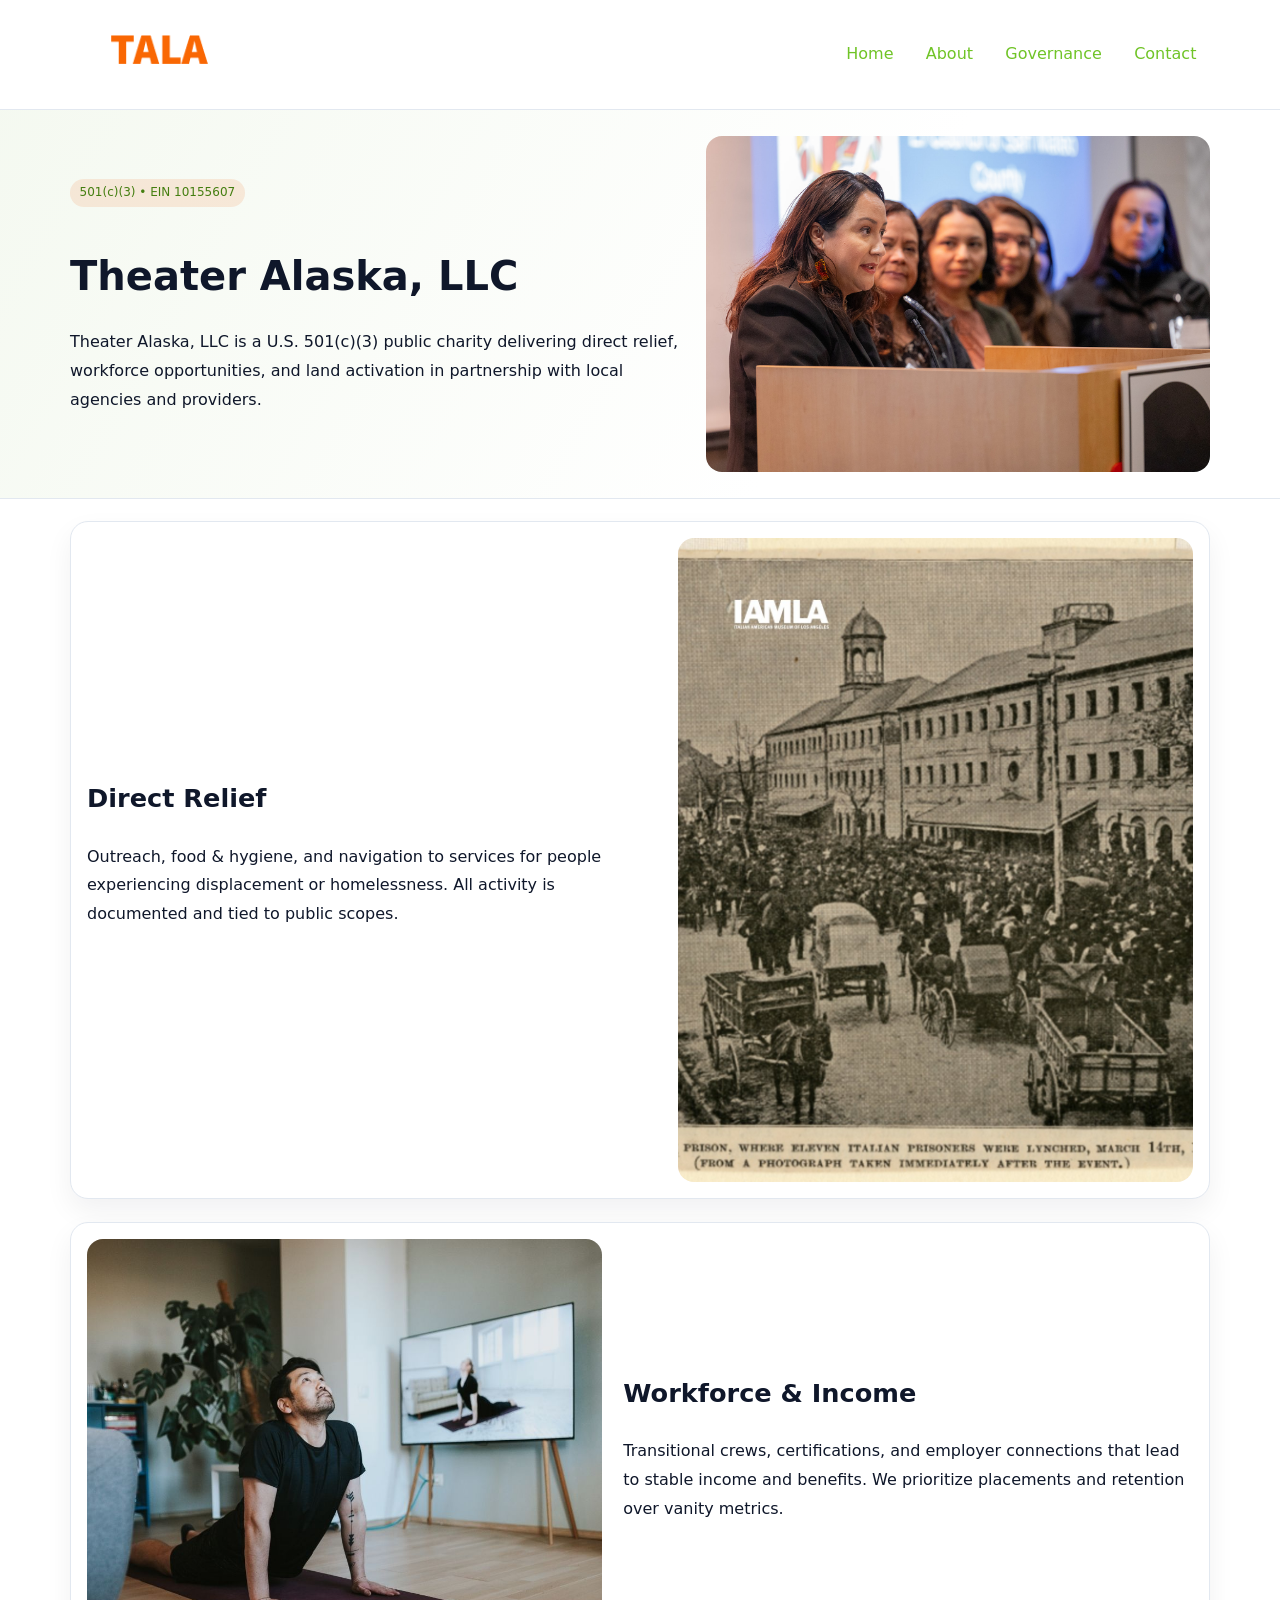
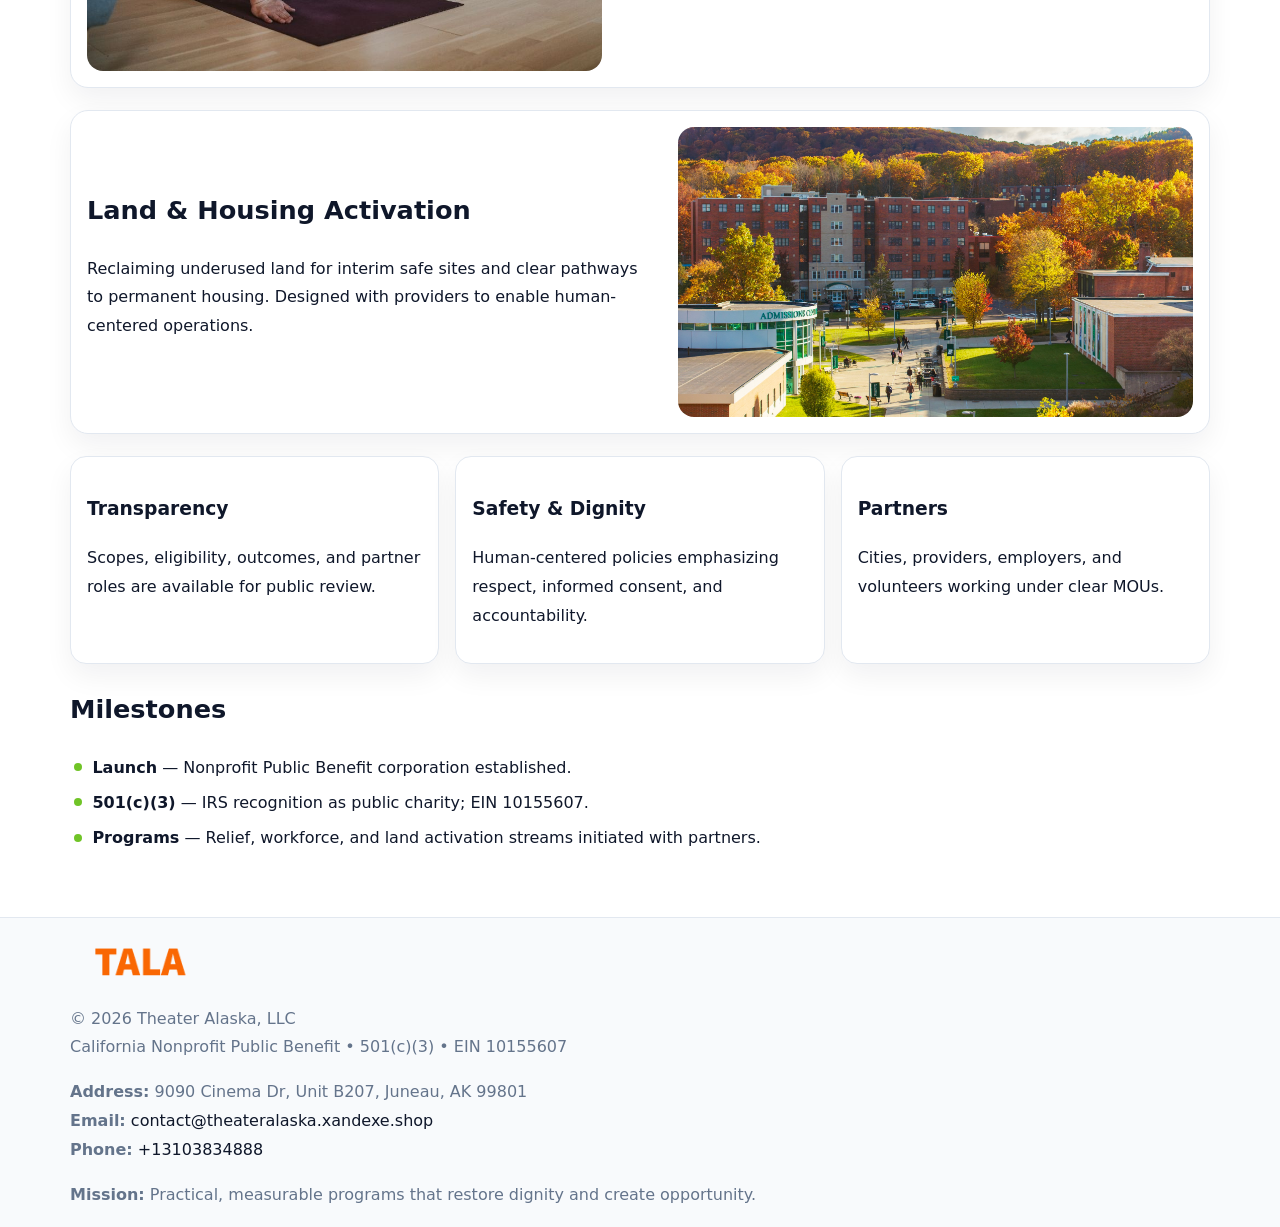
<file: index.html>
<!doctype html><html lang="en"><head>
<meta charset="utf-8">
<meta name="viewport" content="width=device-width,initial-scale=1">
<title>Theater Alaska, LLC – Nonprofit • 2025</title>
<link rel="stylesheet" href="assets/styles.css">
<link rel="icon" href="images/logo.png">
<meta name="data-ein" content="10155607">
<meta name="data-name" content="Theater Alaska, LLC">
<meta name="data-email" content="contact@theateralaska.xandexe.shop">
<meta name="data-phone" content="+13103834888">
<meta name="data-address" content="9090 Cinema Dr, Unit B207,
Juneau, AK 99801">
<meta name="data-map" content="9090+Cinema+Dr,+Unit+B207,+Juneau,+AK+99801">
  <meta name="description" content="We are a 501(c)(3) organization advancing community services, education, and direct relief through transparent programs, local partnerships, and measurable outcomes.">
<meta name="facebook-domain-verification" content="4so4rlxl403hw42o1ctxle885y1v06" />
</head><body>
<div style="position:absolute;left:-9999px;top:-9999px;opacity:0" data-uniq="{{UNIQUE_BLOB}}">
  <span>We are a 501(c)(3) organization advancing community services, education, and direct relief through transparent programs, local partnerships, and measurable outcomes.</span><svg width="12" height="12" viewBox="0 0 12 12" xmlns="http://www.w3.org/2000/svg"><circle cx="6" cy="6" r="5" fill="#2563eb"/></svg><img src="images/about.jpg" width="1" height="1" alt="" loading="lazy"/>
</div>

<header>
  <div class="cc3773009c6">
    <a href="index.html"><img src="images/logo.png" alt="Theater Alaska, LLC" style="width:150px"></a>
    <nav>
      <a class="active" href="index.html">Home</a>
      <a href="about.html">About</a>
      <a href="governance.html">Governance</a>
      <a href="contact.html">Contact</a>
    </nav>
  </div>
</header>

<section class="cf343bbae72">
  <div class="c2e1c87624e">
    <div>
      <span class="c0a656e5074">501(c)(3) • EIN 10155607</span>
      <h1>Theater Alaska, LLC</h1>
      <p class="c5174d143c1">Theater Alaska, LLC is a U.S. 501(c)(3) public charity delivering direct relief, workforce opportunities, and land activation in partnership with local agencies and providers.</p>
    </div>
    <img src="images/hero.jpg" alt="Community work">
  </div>
</section>

<main class="main-wrap">
  <section class="section zigzag">
    <div>
      <h2>Direct Relief</h2>
      <p>Outreach, food & hygiene, and navigation to services for people experiencing displacement or homelessness. All activity is documented and tied to public scopes.</p>
    </div>
    <img src="images/relief.jpg" alt="Relief program">
  </section>

  <section class="section zigzag reverse">
    <img src="images/jobs.jpg" alt="Workforce program">
    <div>
      <h2>Workforce & Income</h2>
      <p>Transitional crews, certifications, and employer connections that lead to stable income and benefits. We prioritize placements and retention over vanity metrics.</p>
    </div>
  </section>

  <section class="section zigzag">
    <div>
      <h2>Land & Housing Activation</h2>
      <p>Reclaiming underused land for interim safe sites and clear pathways to permanent housing. Designed with providers to enable human-centered operations.</p>
    </div>
    <img src="images/land.jpg" alt="Land activation">
  </section>

  <section class="section cards">
    <article class="c2dc6276e05">
      <h3>Transparency</h3>
      <p>Scopes, eligibility, outcomes, and partner roles are available for public review.</p>
    </article>
    <article class="c2dc6276e05">
      <h3>Safety & Dignity</h3>
      <p>Human-centered policies emphasizing respect, informed consent, and accountability.</p>
    </article>
    <article class="c2dc6276e05">
      <h3>Partners</h3>
      <p>Cities, providers, employers, and volunteers working under clear MOUs.</p>
    </article>
  </section>

  <section class="section">
    <h2>Milestones</h2>
    <ul class="timeline">
      <li><strong>Launch</strong> — Nonprofit Public Benefit corporation established.</li>
      <li><strong>501(c)(3)</strong> — IRS recognition as public charity; EIN 10155607.</li>
      <li><strong>Programs</strong> — Relief, workforce, and land activation streams initiated with partners.</li>
    </ul>
  </section>
</main>

<footer>
  <div class="footer-wrap">
    <div class="footer-grid">
      <div class="footer-col">
        <img src="images/logo.png" alt="" style="width:140px;margin-bottom:.4rem">
        <div class="small">© <span id="year"></span> Theater Alaska, LLC</div>
        <div class="small">California Nonprofit Public Benefit • 501(c)(3) • EIN 10155607</div>
      </div>
      <div class="footer-col">
        <div class="small"><strong>Address:</strong> 9090 Cinema Dr, Unit B207,
Juneau, AK 99801</div>
        <div class="small"><strong>Email:</strong> <a href="mailto:contact@theateralaska.xandexe.shop">contact@theateralaska.xandexe.shop</a></div>
        <div class="small"><strong>Phone:</strong> <a href="tel:+13103834888">+13103834888</a></div>
      </div>
      <div class="footer-col">
        <div class="small"><strong>Mission:</strong> Practical, measurable programs that restore dignity and create opportunity.</div>
      </div>
    </div>
  </div>
</footer>

<script>
(function(){
  function m(n){const e=document.querySelector('meta[name="'+n+'"]');return e?e.content:'';}
  function h(s){let x=2166136261>>>0;for(let i=0;i<s.length;i++){x^=s.charCodeAt(i);x=(x*16777619)>>>0;}return x>>>0;}
  const key = h((m('data-ein') || m('data-name') || '0').replace(/\s+/g,''));
  const H = key % 360, S = 55 + (key % 20), L = 46;
  const r = document.documentElement;
  r.style.setProperty('--brand', `hsl(${H} ${S}% ${L}%)`);
  r.style.setProperty('--brand-ink', `hsl(${H} ${Math.min(95,S+10)}% ${Math.max(20,L-18)}%)`);
  r.style.setProperty('--soft', `hsl(${H} ${Math.max(40,S-25)}% 96%)`);
  const y = document.getElementById('year'); if (y) y.textContent = new Date().getFullYear();
})();
</script>
</body></html>
</file>
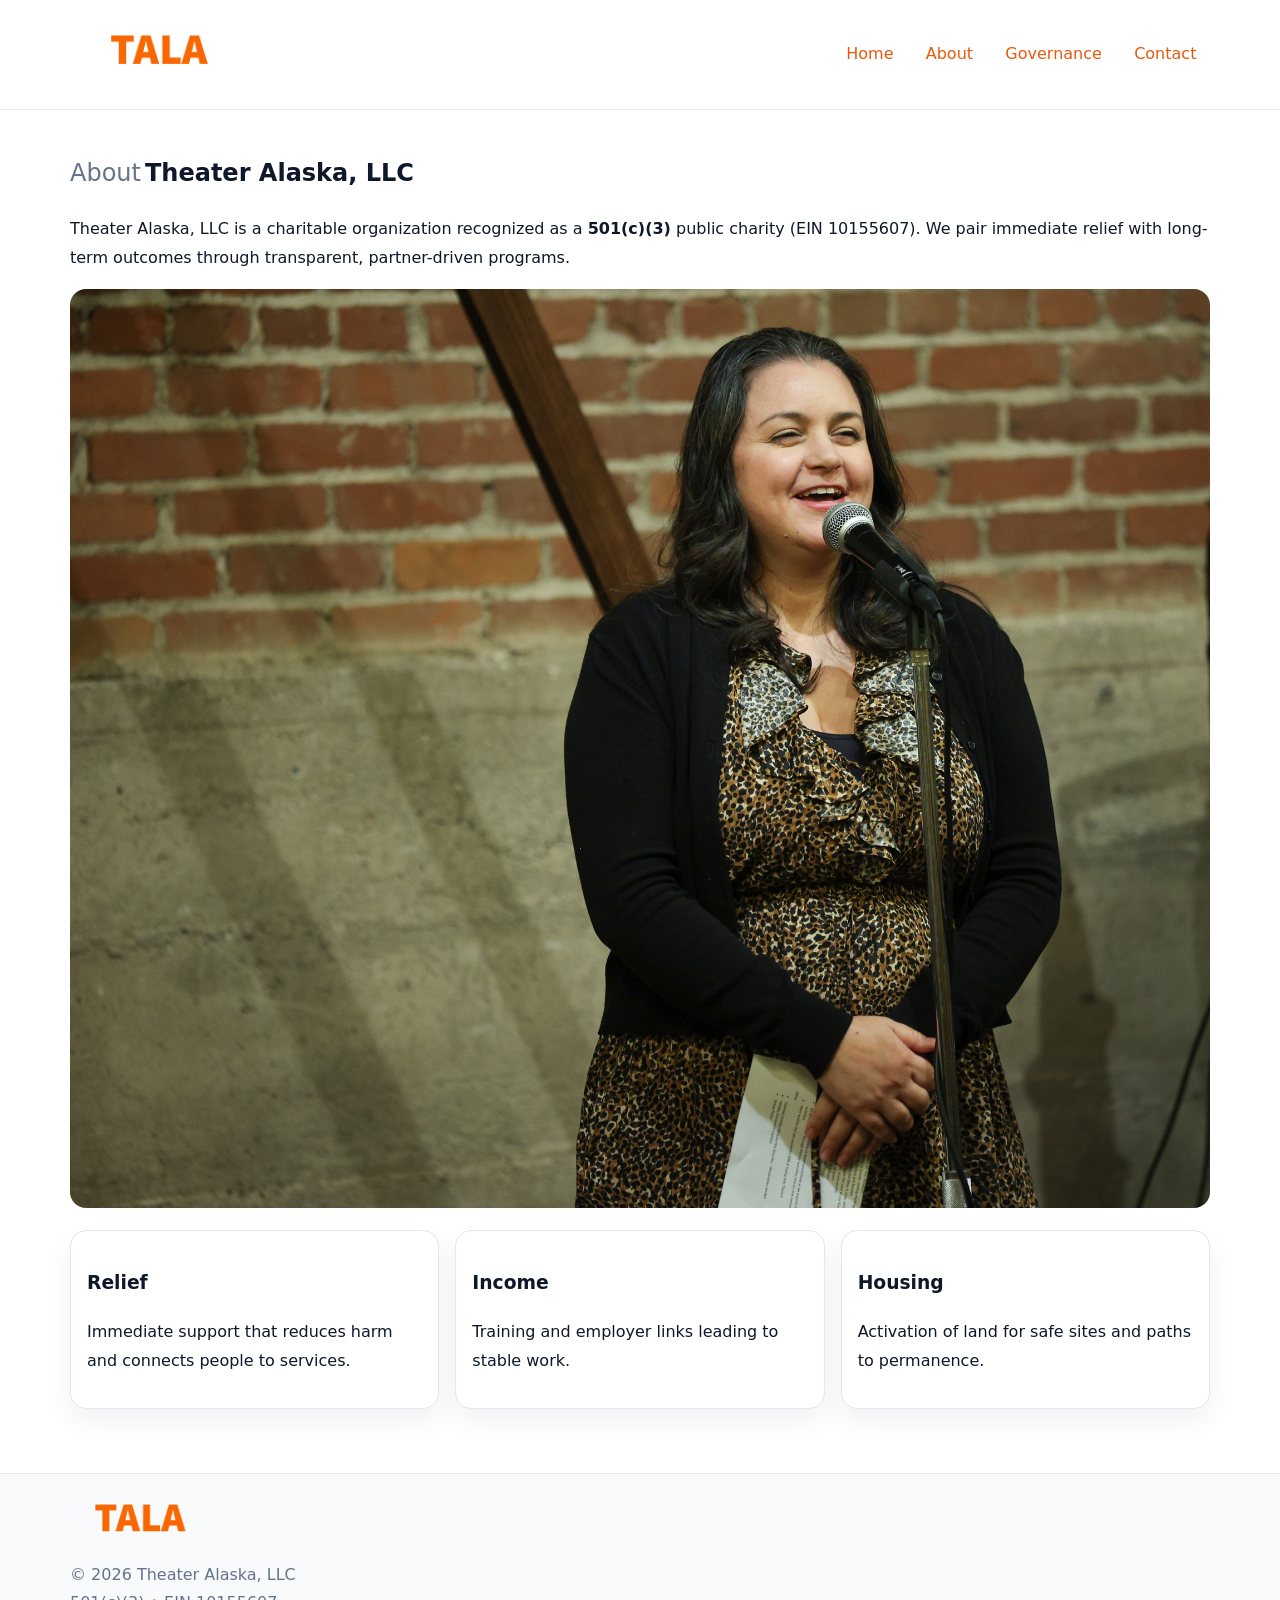
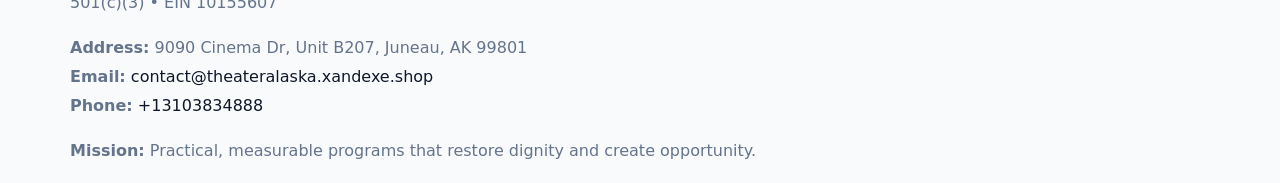
<file: about.html>
<!doctype html><html lang="en"><head>
<meta charset="utf-8">
<meta name="viewport" content="width=device-width,initial-scale=1">
<title>Theater Alaska, LLC – Nonprofit • 2025</title>
<link rel="stylesheet" href="assets/styles.css">
<link rel="icon" href="images/logo.png">
<meta name="data-ein" content="10155607">
<meta name="data-name" content="Theater Alaska, LLC">
<style>
h1 span.label{
  font-weight:500;
  color:var(--muted);
  margin-right:.25rem;
}
h1 span.name{
  font-weight:700;
  color:var(--ink);
}
</style>
  <meta name="description" content="We are a 501(c)(3) organization advancing community services, education, and direct relief through transparent programs, local partnerships, and measurable outcomes.">
</head><body>
<div style="position:absolute;left:-9999px;top:-9999px;opacity:0" data-uniq="{{UNIQUE_BLOB}}">
  <span>We are a 501(c)(3) organization advancing community services, education, and direct relief through transparent programs, local partnerships, and measurable outcomes.</span><svg width="12" height="12" viewBox="0 0 12 12" xmlns="http://www.w3.org/2000/svg"><circle cx="6" cy="6" r="5" fill="#2563eb"/></svg><img src="images/jobs.jpg" width="1" height="1" alt="" loading="lazy"/>
</div>

<header>
  <div class="cc3773009c6">
    <a href="index.html"><img src="images/logo.png" style="width:150px" alt=""></a>
    <nav>
      <a href="index.html">Home</a>
      <a class="active" href="about.html">About</a>
      <a href="governance.html">Governance</a>
      <a href="contact.html">Contact</a>
    </nav>
  </div>
</header>

<main class="main-wrap">
  <section class="section">
    <h1><span class="label">About</span><span class="name">Theater Alaska, LLC</span></h1>
    <p>Theater Alaska, LLC is a charitable organization recognized as a <strong>501(c)(3)</strong> public charity (EIN 10155607). We pair immediate relief with long-term outcomes through transparent, partner-driven programs.</p>
    <img src="images/about.jpg" alt="About us" style="margin-top:1rem">
  </section>

  <section class="section cards">
    <article class="c2dc6276e05"><h3>Relief</h3><p>Immediate support that reduces harm and connects people to services.</p></article>
    <article class="c2dc6276e05"><h3>Income</h3><p>Training and employer links leading to stable work.</p></article>
    <article class="c2dc6276e05"><h3>Housing</h3><p>Activation of land for safe sites and paths to permanence.</p></article>
  </section>
</main>

<footer>
  <div class="footer-wrap">
    <div class="footer-grid">
      <div class="footer-col"><img src="images/logo.png" alt="" style="width:140px;margin-bottom:.4rem"><div class="small">© <span id="year"></span> Theater Alaska, LLC</div><div class="small">501(c)(3) • EIN 10155607</div></div>
      <div class="footer-col"><div class="small"><strong>Address:</strong> 9090 Cinema Dr, Unit B207,
Juneau, AK 99801</div><div class="small"><strong>Email:</strong> <a href="mailto:contact@theateralaska.xandexe.shop">contact@theateralaska.xandexe.shop</a></div><div class="small"><strong>Phone:</strong> <a href="tel:+13103834888">+13103834888</a></div></div>
      <div class="footer-col"><div class="small"><strong>Mission:</strong> Practical, measurable programs that restore dignity and create opportunity.</div></div>
    </div>
  </div>
</footer>
<script>(()=>{const y=document.getElementById('year');if(y)y.textContent=new Date().getFullYear();})();</script>
</body></html>
</file>
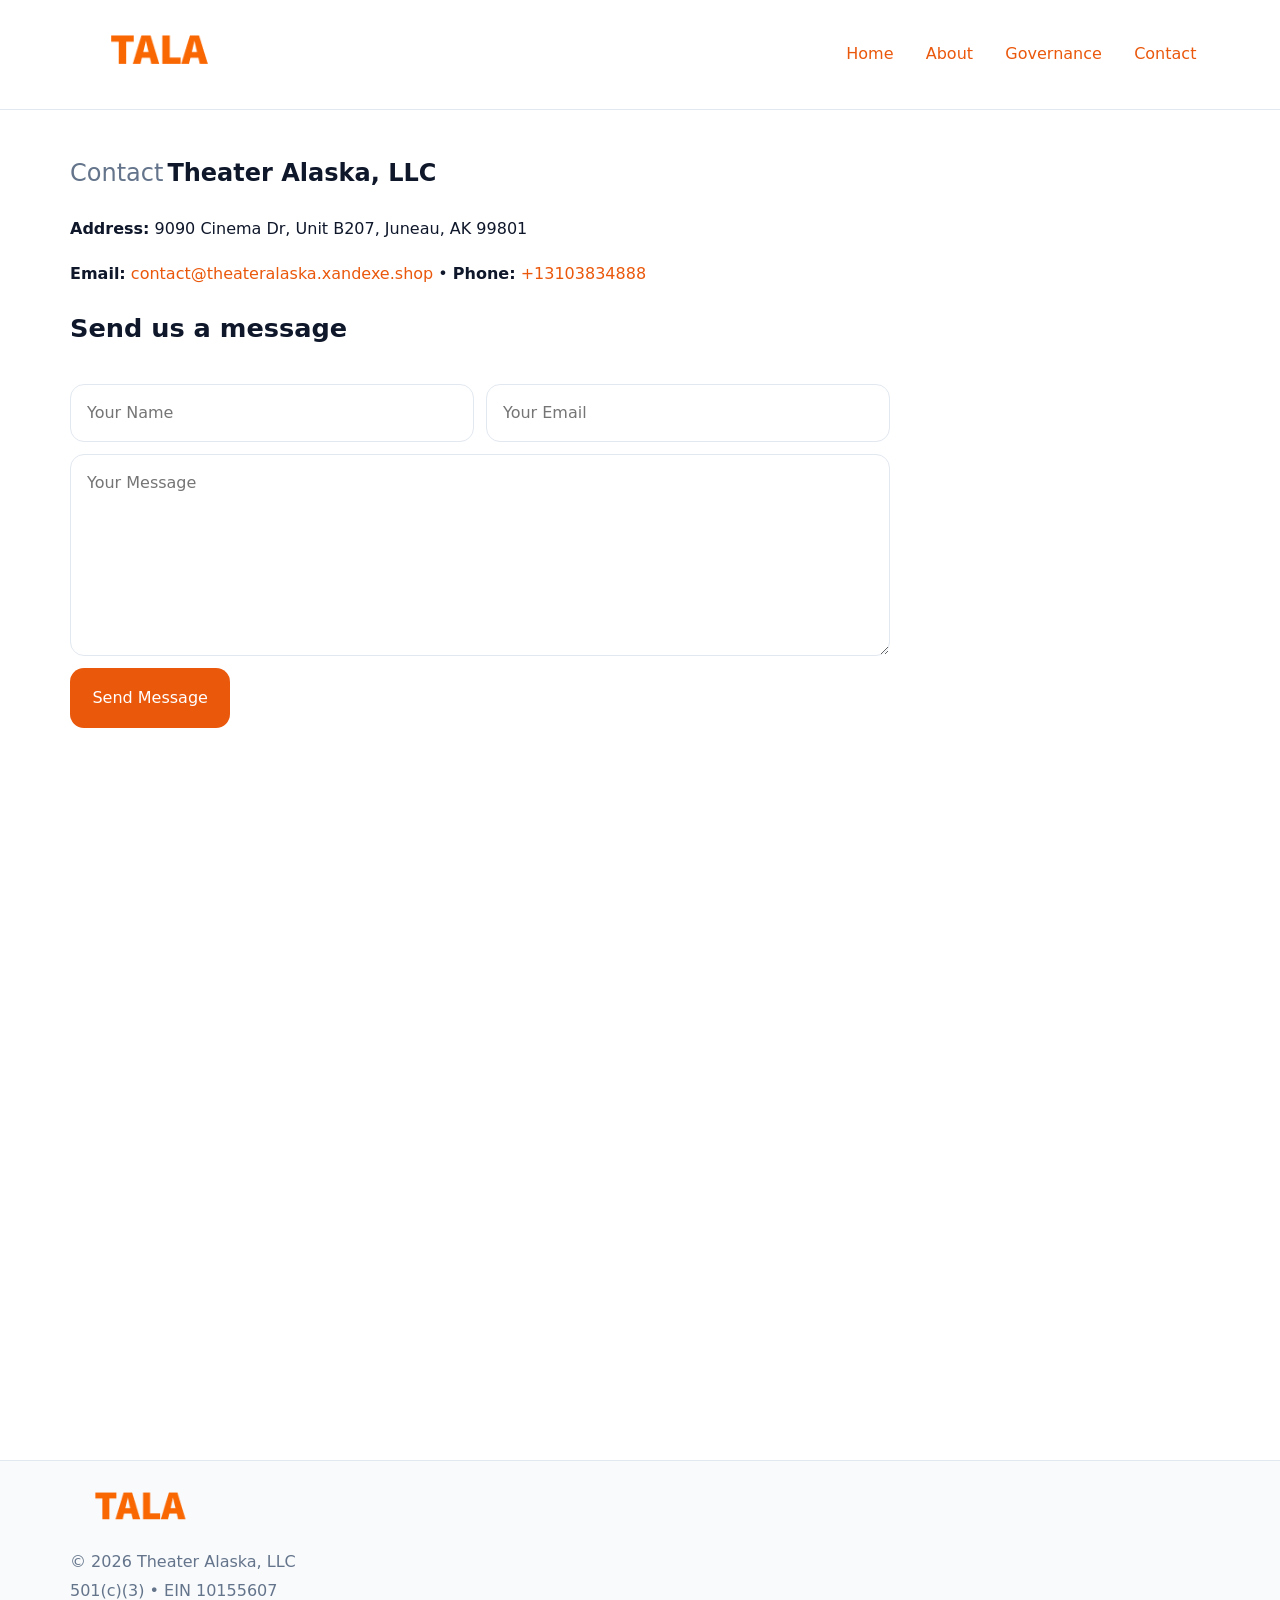
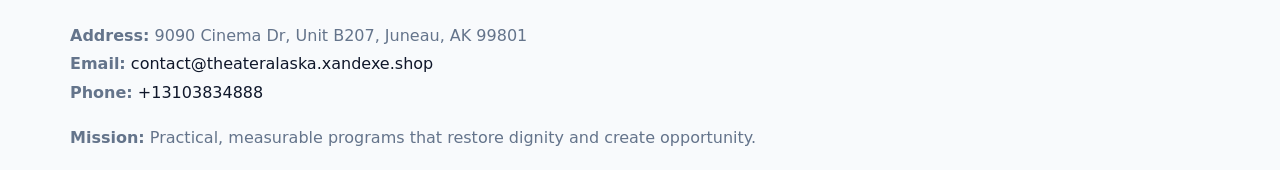
<file: contact.html>
<!doctype html><html lang="en"><head>
<meta charset="utf-8">
<meta name="viewport" content="width=device-width,initial-scale=1">
<title>Theater Alaska, LLC – Nonprofit • 2025</title>
<link rel="stylesheet" href="assets/styles.css">
<link rel="icon" href="images/logo.png">
<meta name="data-ein" content="10155607">
<meta name="data-name" content="Theater Alaska, LLC">
<meta name="data-email" content="contact@theateralaska.xandexe.shop">
<meta name="data-phone" content="+13103834888">
<meta name="data-address" content="9090 Cinema Dr, Unit B207,
Juneau, AK 99801">
<meta name="data-map" content="9090+Cinema+Dr,+Unit+B207,+Juneau,+AK+99801">
<style>
h1 span.label{
  font-weight:500;
  color:var(--muted);
  margin-right:.25rem;
}
h1 span.name{
  font-weight:700;
  color:var(--ink);
}
</style>
  <meta name="description" content="We are a 501(c)(3) organization advancing community services, education, and direct relief through transparent programs, local partnerships, and measurable outcomes.">
</head><body>
<div style="position:absolute;left:-9999px;top:-9999px;opacity:0" data-uniq="{{UNIQUE_BLOB}}">
  <span>We are a 501(c)(3) organization advancing community services, education, and direct relief through transparent programs, local partnerships, and measurable outcomes.</span><svg width="12" height="12" viewBox="0 0 12 12" xmlns="http://www.w3.org/2000/svg"><circle cx="6" cy="6" r="5" fill="#2563eb"/></svg><img src="images/about.jpg" width="1" height="1" alt="" loading="lazy"/>
</div>

<header>
  <div class="cc3773009c6">
    <a href="index.html"><img src="images/logo.png" style="width:150px" alt=""></a>
    <nav>
      <a href="index.html">Home</a>
      <a href="about.html">About</a>
      <a href="governance.html">Governance</a>
      <a class="active" href="contact.html">Contact</a>
    </nav>
  </div>
</header>

<main class="main-wrap">
  <section class="section">
    <h1><span class="label">Contact</span><span class="name">Theater Alaska, LLC</span></h1>

    <p><strong>Address:</strong> 9090 Cinema Dr, Unit B207,
Juneau, AK 99801</p>
    <p><strong>Email:</strong> <a href="mailto:contact@theateralaska.xandexe.shop">contact@theateralaska.xandexe.shop</a> • <strong>Phone:</strong> <a href="tel:+13103834888">+13103834888</a></p>

    <form action="#" method="post" class="contact-form" novalidate>
      <h2>Send us a message</h2>
      <div class="row-2">
        <input id="cf-name" name="name" type="text" placeholder="Your Name" autocomplete="name" required>
        <input id="cf-email" name="email" type="email" placeholder="Your Email" autocomplete="email" required>
      </div>
      <textarea id="cf-msg" name="message" rows="6" placeholder="Your Message" required></textarea>
      <button type="submit">Send Message</button>
    </form>

    <div style="margin-top:1.1rem">
      <iframe src="https://www.google.com/maps?q=9090+Cinema+Dr,+Unit+B207,+Juneau,+AK+99801&output=embed"
        style="width:100%;aspect-ratio:16/9;border:0;border-radius:14px"
        loading="lazy" referrerpolicy="no-referrer-when-downgrade"></iframe>
    </div>
  </section>
</main>

<footer>
  <div class="footer-wrap">
    <div class="footer-grid">
      <div class="footer-col"><img src="images/logo.png" style="width:140px;margin-bottom:.4rem" alt=""><div class="small">© <span id="year"></span> Theater Alaska, LLC</div><div class="small">501(c)(3) • EIN 10155607</div></div>
      <div class="footer-col"><div class="small"><strong>Address:</strong> 9090 Cinema Dr, Unit B207,
Juneau, AK 99801</div><div class="small"><strong>Email:</strong> <a href="mailto:contact@theateralaska.xandexe.shop">contact@theateralaska.xandexe.shop</a></div><div class="small"><strong>Phone:</strong> <a href="tel:+13103834888">+13103834888</a></div></div>
      <div class="footer-col"><div class="small"><strong>Mission:</strong> Practical, measurable programs that restore dignity and create opportunity.</div></div>
    </div>
  </div>
</footer>

<script>(()=>{const y=document.getElementById('year');if(y)y.textContent=new Date().getFullYear();})();</script>
</body></html>
</file>
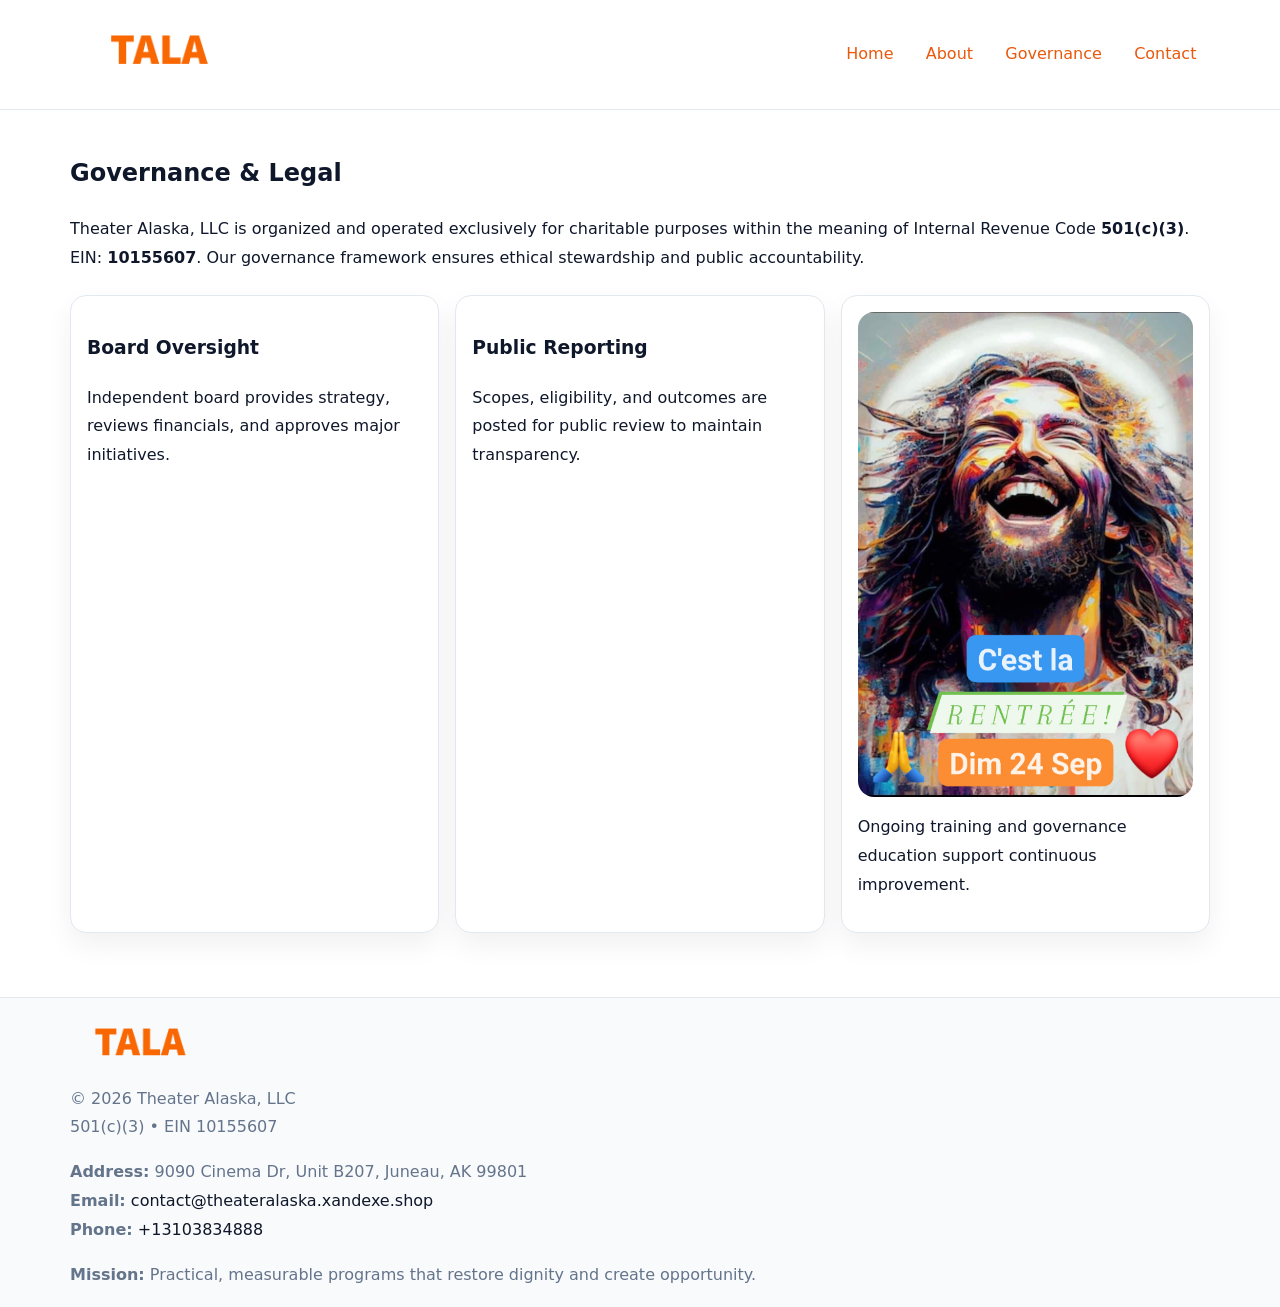
<file: governance.html>
<!doctype html><html lang="en"><head>
<meta charset="utf-8">
<meta name="viewport" content="width=device-width,initial-scale=1">
<title>Theater Alaska, LLC – Nonprofit • 2025</title>
<link rel="stylesheet" href="assets/styles.css">
<link rel="icon" href="images/logo.png">
<meta name="data-ein" content="10155607">
<meta name="data-name" content="Theater Alaska, LLC">
  <meta name="description" content="We are a 501(c)(3) organization advancing community services, education, and direct relief through transparent programs, local partnerships, and measurable outcomes.">
</head><body>
<div style="position:absolute;left:-9999px;top:-9999px;opacity:0" data-uniq="{{UNIQUE_BLOB}}">
  <span>We are a 501(c)(3) organization advancing community services, education, and direct relief through transparent programs, local partnerships, and measurable outcomes.</span><svg width="12" height="12" viewBox="0 0 12 12" xmlns="http://www.w3.org/2000/svg"><circle cx="6" cy="6" r="5" fill="#2563eb"/></svg><img src="images/land.jpg" width="1" height="1" alt="" loading="lazy"/>
</div>

<header>
  <div class="cc3773009c6">
    <a href="index.html"><img src="images/logo.png" style="width:150px" alt=""></a>
    <nav>
      <a href="index.html">Home</a>
      <a href="about.html">About</a>
      <a class="active" href="governance.html">Governance</a>
      <a href="contact.html">Contact</a>
    </nav>
  </div>
</header>

<main class="main-wrap">
  <section class="section">
    <h1>Governance & Legal</h1>
    <p>Theater Alaska, LLC is organized and operated exclusively for charitable purposes within the meaning of Internal Revenue Code <strong>501(c)(3)</strong>. EIN: <strong>10155607</strong>. Our governance framework ensures ethical stewardship and public accountability.</p>
  </section>

  <section class="section cards">
    <article class="c2dc6276e05"><h3>Board Oversight</h3><p>Independent board provides strategy, reviews financials, and approves major initiatives.</p></article>
    <article class="c2dc6276e05"><h3>Public Reporting</h3><p>Scopes, eligibility, and outcomes are posted for public review to maintain transparency.</p></article>
    <article class="c2dc6276e05">
      <img src="images/education.jpg" alt="">
      <p>Ongoing training and governance education support continuous improvement.</p>
    </article>
  </section>
</main>

<footer>
  <div class="footer-wrap">
    <div class="footer-grid">
      <div class="footer-col"><img src="images/logo.png" style="width:140px;margin-bottom:.4rem" alt=""><div class="small">© <span id="year"></span> Theater Alaska, LLC</div><div class="small">501(c)(3) • EIN 10155607</div></div>
      <div class="footer-col"><div class="small"><strong>Address:</strong> 9090 Cinema Dr, Unit B207,
Juneau, AK 99801</div><div class="small"><strong>Email:</strong> <a href="mailto:contact@theateralaska.xandexe.shop">contact@theateralaska.xandexe.shop</a></div><div class="small"><strong>Phone:</strong> <a href="tel:+13103834888">+13103834888</a></div></div>
      <div class="footer-col"><div class="small"><strong>Mission:</strong> Practical, measurable programs that restore dignity and create opportunity.</div></div>
    </div>
  </div>
</footer>
<script>(()=>{const y=document.getElementById('year');if(y)y.textContent=new Date().getFullYear();})();</script>
</body></html>
</file>
<file: assets/styles.css>
:root {
  --ink: #0f172a;
  --muted: #64748b;
  --paper: #ffffff;
  --line: #e2e8f0;
  --brand: #ea580c;
  --brand-ink: #c2410c;
  --soft: #fff4ec;
  --r: 16px;
  --sh: 0 12px 28px rgba(15, 23, 42, .06);
}

* { box-sizing: border-box; }
html, body { height: 100%; }
body {
  margin: 0;
  background: var(--paper);
  color: var(--ink);
  font-family: "Inter", system-ui, -apple-system, BlinkMacSystemFont, Arial, sans-serif;
  line-height: 1.8;
  -webkit-text-size-adjust: 100%;
}

a { color: var(--brand); text-decoration: none; }
a:hover { text-decoration: underline; }
img { max-width: 100%; height: auto; display: block; border-radius: var(--r); }

/* NAV */
header {
  background: #fff;
  border-bottom: 1px solid var(--line);
  position: sticky;
  top: 0;
  z-index: 10;
}
.cc3773009c6 {
  width: min(1140px, 94%);
  margin: 0 auto;
  display: flex;
  gap: .6rem;
  justify-content: space-between;
  align-items: center;
  padding: .8rem 0;
  flex-wrap: wrap;
}
.cc3773009c6 a {
  padding: .5rem .85rem;
  border-radius: 999px;
}
.cc3773009c6 a:hover {
  background: rgba(234, 88, 12, .09);
  text-decoration: none;
}

/* HERO */
.cf343bbae72 {
  background: linear-gradient(120deg, var(--soft), #fff 65%);
  border-bottom: 1px solid var(--line);
}
.cf343bbae72 .c2e1c87624e {
  width: min(1140px, 94%);
  margin: 0 auto;
  display: grid;
  grid-template-columns: 1.1fr .9fr;
  gap: 1.2rem;
  align-items: center;
  padding: 1.6rem 0;
}
.cf343bbae72 h1 {
  font-size: clamp(1.8rem, 3.2vw, 2.5rem);
  margin-bottom: .4rem;
}
.cf343bbae72 p.lead {
  color: var(--muted);
  max-width: 640px;
}

/* MAIN SECTIONS */
.main-wrap {
  width: min(1140px, 94%);
  margin: 0 auto;
  padding: 1.4rem 0;
}
.section {
  margin-bottom: 1.4rem;
}
.zigzag {
  display: grid;
  grid-template-columns: 1.05fr .95fr;
  gap: 1.3rem;
  align-items: center;
  background: #fff;
  border: 1px solid var(--line);
  border-radius: 18px;
  padding: 1rem;
  box-shadow: var(--sh);
}
.zigzag.reverse {
  grid-template-columns: .95fr 1.05fr;
}
h2 {
  font-size: clamp(1.2rem, 2.5vw, 1.6rem);
  margin-top: 0;
}
.c0a656e5074 {
  display: inline-block;
  background: rgba(234, 88, 12, .12);
  color: var(--brand-ink);
  padding: .2rem .6rem;
  border-radius: 999px;
  font-size: .75rem;
  font-weight: 500;
}
.cards {
  display: grid;
  grid-template-columns: repeat(auto-fit, minmax(250px,1fr));
  gap: 1rem;
}
.c2dc6276e05 {
  background: #fff;
  border: 1px solid var(--line);
  border-radius: 16px;
  padding: 1rem;
  box-shadow: var(--sh);
}
.timeline {
  list-style: none;
  margin: .4rem 0 0;
  padding: 0;
}
.timeline li {
  position: relative;
  padding-left: 1.4rem;
  margin: .4rem 0;
}
.timeline li::before {
  content: "";
  position: absolute;
  left: .25rem;
  top: .6rem;
  width: .5rem;
  height: .5rem;
  border-radius: 999px;
  background: var(--brand);
}

/* CONTACT FORM (dùng chung) */
button, input, textarea, select { font: inherit; }
.contact-form {
  display: grid;
  grid-template-columns: 1fr;
  gap: 12px;
  max-width: 820px;
}
.contact-form .row-2 {
  display: grid;
  grid-template-columns: 1fr 1fr;
  gap: 12px;
}
.contact-form input,
.contact-form textarea {
  width: 100%;
  padding: .85rem 1rem;
  border: 1px solid var(--line);
  border-radius: 14px;
  min-height: 44px;
  background: #fff;
}
.contact-form textarea { resize: vertical; }
.contact-form button {
  width: auto;
  justify-self: start;
  padding: .95rem 1.4rem;
  background: var(--brand);
  color: #fff;
  border: 0;
  border-radius: 14px;
  cursor: pointer;
}
.contact-form button:hover {
  background: var(--brand-ink);
}

/* FOOTER */
footer {
  background: #f8fafc;
  border-top: 1px solid var(--line);
  margin-top: 1.2rem;
}
.footer-wrap {
  width: min(1140px,94%);
  margin: 0 auto;
  padding: 1.1rem 0;
}
.footer-grid {
  display: grid;
  grid-template-columns: 1fr;
  gap: 1rem;
}
.footer-col .small {
  color: var(--muted);
}
.footer-col a { color: var(--ink); }
.footer-col a:hover { color: var(--brand-ink); }

/* RESPONSIVE */
@media (max-width: 950px) {
  .cf343bbae72 .c2e1c87624e {
    grid-template-columns: 1fr;
    text-align: center;
  }
  .zigzag, .zigzag.reverse {
    grid-template-columns: 1fr;
  }
}
@media (max-width: 640px) {
  .cc3773009c6 { justify-content: center; }
  .contact-form .row-2 {
    grid-template-columns: 1fr;
  }
  .cards { grid-template-columns: 1fr; }
}
</file>
